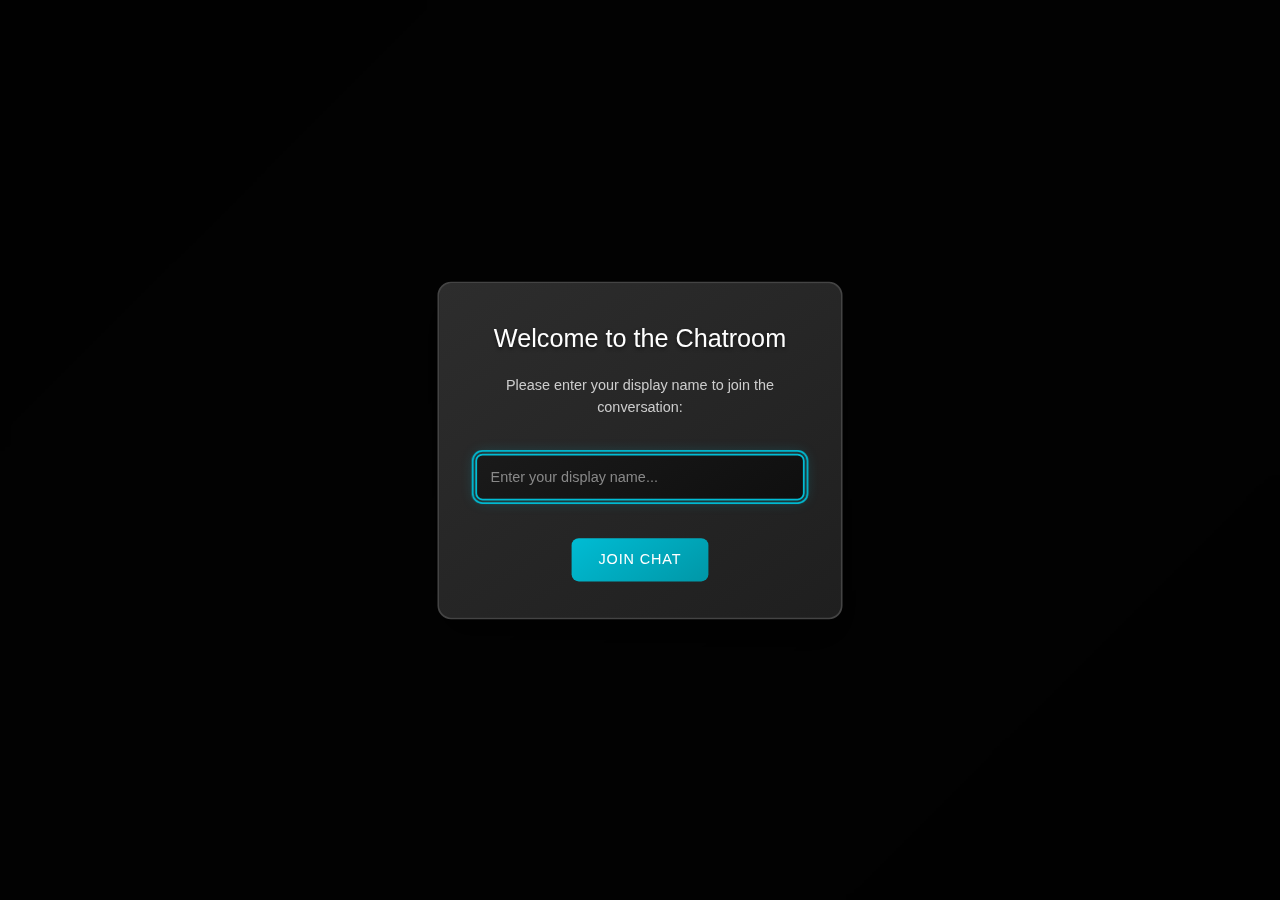
<file: static/index.html>
<!DOCTYPE html>
<html lang="en">
  <head>
    <meta charset="UTF-8" />
    <meta name="viewport" content="width=device-width, initial-scale=1.0" />
    <title>Realtime Chatroom</title>
    <link rel="stylesheet" href="styles.css" />
  </head>
  <body>
    <!-- Display Name Modal -->
    <div id="displayNameModal" class="modal">
      <div class="modal-content">
        <h2>Welcome to the Chatroom</h2>
        <p>Please enter your display name to join the conversation:</p>
        <form id="displayNameForm">
          <input
            type="text"
            id="displayNameInput"
            placeholder="Enter your display name..."
            maxlength="50"
            required
          />
          <div id="displayNameError" class="error-message"></div>
          <button type="submit" id="joinButton">Join Chat</button>
        </form>
      </div>
    </div>

    <!-- Main Chat Interface -->
    <div id="chatContainer" class="chat-container">
      <!-- Header -->
      <div class="header">
        <h1>Realtime Chatroom</h1>
        <div class="chat-header-info" id="chatHeaderInfo">
          <span id="activeConversationName">Public Chatroom</span>
        </div>
        <div class="connection-status">
          <div id="statusIndicator" class="status-indicator connecting"></div>
          <span id="statusText">Connecting...</span>
        </div>
      </div>

      <!-- Error Display Area -->
      <div id="errorDisplay" class="error-display"></div>

      <!-- Main Content -->
      <div class="main-content">
        <!-- Chat Section -->
        <div class="chat-section">
          <!-- Messages Container -->
          <div id="messagesContainer" class="messages-container">
            <!-- Messages will be dynamically added here -->
          </div>

          <!-- Message Input Section -->
          <div class="input-section">
            <form id="messageForm" class="input-form">
              <input
                type="text"
                id="messageInput"
                class="message-input"
                placeholder="Type your message..."
                maxlength="1000"
                disabled
              />
              <button
                type="submit"
                id="sendButton"
                class="send-button"
                disabled
              >
                Send
              </button>
            </form>
          </div>
        </div>

        <!-- Users Sidebar -->
        <div class="users-sidebar">
          <div class="users-header">
            <h3>Online Users</h3>
            <div id="usersCount" class="users-count">0 users online</div>
          </div>
          <div id="usersList" class="users-list">
            <!-- Public chatroom button -->
            <div class="user-item public-chat active" id="publicChatButton">
              <span class="user-name">📢 Public Chatroom</span>
            </div>
            <!-- Online users will be dynamically added here -->
          </div>
        </div>
      </div>
    </div>

    <script>
      // ConversationManager class for managing private and public conversations
      class ConversationManager {
        constructor() {
          // Map to store conversations: null key for public, username for private
          this.conversations = new Map();
          // Initialize public conversation with empty array
          this.conversations.set(null, []);
          // Track active conversation: null for public, string for private
          this.activeConversation = null;
          // Map to track unread message counts per user
          this.unreadCounts = new Map();
          // Map to store scroll positions per conversation
          this.scrollPositions = new Map();
          // Maximum messages per conversation to prevent memory issues
          this.maxMessagesPerConversation = 100;
        }

        // Switch to a conversation (null for public, username for private)
        switchConversation(username) {
          // Save scroll position of current conversation before switching
          if (this.activeConversation !== null || username !== this.activeConversation) {
            this.saveScrollPosition(this.activeConversation);
          }
          
          this.activeConversation = username;
          // Mark conversation as read when switching to it
          this.markAsRead(username);
        }

        // Add message to appropriate conversation
        addMessage(message) {
          // Determine which conversation this message belongs to
          let conversationKey = null;

          if (message.type === "private") {
            // For private messages, determine the other user
            // If we sent it, the conversation is with the recipient (To)
            // If we received it, the conversation is with the sender (From)
            const currentUser = displayName;
            conversationKey =
              message.from === currentUser ? message.to : message.from;
          } else {
            // Public messages go to null key
            conversationKey = null;
          }

          // Initialize conversation if it doesn't exist
          if (!this.conversations.has(conversationKey)) {
            this.conversations.set(conversationKey, []);
          }

          // Get conversation messages
          const messages = this.conversations.get(conversationKey);
          
          // Add message to conversation
          messages.push(message);

          // Limit conversation history to prevent memory issues
          if (messages.length > this.maxMessagesPerConversation) {
            // Remove oldest messages, keeping only the last maxMessagesPerConversation
            messages.splice(0, messages.length - this.maxMessagesPerConversation);
          }

          // Update unread count if message is not for active conversation
          if (conversationKey !== this.activeConversation) {
            this.incrementUnreadCount(conversationKey);
          }
        }

        // Get messages for a conversation
        getMessages(username) {
          return this.conversations.get(username) || [];
        }

        // Mark conversation as read
        markAsRead(username) {
          this.unreadCounts.set(username, 0);
        }

        // Get unread count for a user
        getUnreadCount(username) {
          return this.unreadCounts.get(username) || 0;
        }

        // Increment unread count for a conversation
        incrementUnreadCount(username) {
          const currentCount = this.getUnreadCount(username);
          this.unreadCounts.set(username, currentCount + 1);
        }

        // Save scroll position for a conversation
        saveScrollPosition(username) {
          if (messagesContainer) {
            this.scrollPositions.set(username, messagesContainer.scrollTop);
          }
        }

        // Get saved scroll position for a conversation
        getScrollPosition(username) {
          return this.scrollPositions.get(username) || null;
        }

        // Clear conversation when user disconnects
        clearConversation(username) {
          this.conversations.delete(username);
          this.unreadCounts.delete(username);
          this.scrollPositions.delete(username);
        }
      }

      // Global variables
      let ws = null;
      let displayName = "";
      let isConnected = false;
      let reconnectAttempts = 0;
      const maxReconnectAttempts = 10;
      let reconnectTimeout = null;
      let connectionAttempts = 0;
      let lastConnectionTime = null;
      let conversationManager = null; // Will be initialized after displayName is set

      // DOM elements
      const displayNameModal = document.getElementById("displayNameModal");
      const chatContainer = document.getElementById("chatContainer");
      const displayNameForm = document.getElementById("displayNameForm");
      const displayNameInput = document.getElementById("displayNameInput");
      const displayNameError = document.getElementById("displayNameError");
      const joinButton = document.getElementById("joinButton");
      const messagesContainer = document.getElementById("messagesContainer");
      const messageForm = document.getElementById("messageForm");
      const messageInput = document.getElementById("messageInput");
      const sendButton = document.getElementById("sendButton");
      const usersList = document.getElementById("usersList");
      const usersCount = document.getElementById("usersCount");
      const statusIndicator = document.getElementById("statusIndicator");
      const statusText = document.getElementById("statusText");
      const errorDisplay = document.getElementById("errorDisplay");
      const activeConversationName = document.getElementById("activeConversationName");

      // Initialize the application
      document.addEventListener("DOMContentLoaded", function () {
        setupEventListeners();
        startConnectionHealthCheck();
        displayNameInput.focus();
      });

      // Setup event listeners
      function setupEventListeners() {
        // Display name form submission
        displayNameForm.addEventListener("submit", handleDisplayNameSubmit);

        // Real-time display name validation
        displayNameInput.addEventListener("input", validateDisplayName);

        // Message form submission
        messageForm.addEventListener("submit", handleMessageSubmit);

        // Enter key support for message input
        messageInput.addEventListener("keypress", function (e) {
          if (e.key === "Enter" && !e.shiftKey) {
            e.preventDefault();
            handleMessageSubmit(e);
          }
        });

        // Real-time message validation
        messageInput.addEventListener("input", validateMessage);

        // Public chatroom button click handler
        const publicChatButton = document.getElementById("publicChatButton");
        if (publicChatButton) {
          publicChatButton.addEventListener("click", function () {
            handlePublicChatClick();
          });
        }
      }

      // Handle public chatroom button click
      function handlePublicChatClick() {
        if (!conversationManager) return;

        // Switch to public conversation
        conversationManager.switchConversation(null);

        // Update UI to show public conversation
        updateActiveConversation(null);

        // Update chat header to show public chatroom
        updateChatHeader(null);

        // Update message input placeholder
        updateMessagePlaceholder(null);

        // Clear unread badge for public chat (if any)
        updateUnreadBadge(null, 0);

        // Load public conversation history
        loadConversationHistory(null);
      }

      // Handle display name form submission
      function handleDisplayNameSubmit(e) {
        e.preventDefault();

        const name = displayNameInput.value.trim();
        if (!validateDisplayNameInput(name)) {
          return;
        }

        displayName = name;
        joinButton.disabled = true;
        joinButton.textContent = "Joining...";

        // Initialize ConversationManager
        conversationManager = new ConversationManager();

        // Hide modal and show chat interface
        displayNameModal.style.display = "none";
        chatContainer.style.display = "flex";

        // Connect to WebSocket
        connectWebSocket();
      }

      // Validate display name input with enhanced validation
      function validateDisplayNameInput(name) {
        displayNameError.textContent = "";

        if (!name) {
          displayNameError.textContent = "Display name cannot be empty";
          return false;
        }

        if (name.length > 50) {
          displayNameError.textContent =
            "Display name must be 50 characters or less";
          return false;
        }

        // Check for HTML tags
        if (/<[^>]*>/i.test(name)) {
          displayNameError.textContent =
            "Display name cannot contain HTML tags";
          return false;
        }

        // Check for control characters (except normal whitespace)
        for (let i = 0; i < name.length; i++) {
          const charCode = name.charCodeAt(i);
          if (
            charCode < 32 &&
            charCode !== 9 &&
            charCode !== 10 &&
            charCode !== 13
          ) {
            displayNameError.textContent =
              "Display name contains invalid characters";
            return false;
          }
        }

        // Check for script injection patterns
        if (/script|javascript|vbscript|onload|onerror|onclick/i.test(name)) {
          displayNameError.textContent =
            "Display name contains prohibited content";
          return false;
        }

        return true;
      }

      // Real-time display name validation with enhanced checks
      function validateDisplayName() {
        const name = displayNameInput.value.trim();
        const isValid = validateDisplayNameInput(name);

        joinButton.disabled = !name || !isValid;

        // Only show error if there's input to validate
        if (name && !isValid) {
          // Error message is already set by validateDisplayNameInput
        } else if (!name) {
          displayNameError.textContent = "";
        } else {
          displayNameError.textContent = "";
        }
      }

      // Handle message form submission with enhanced validation and error handling
      function handleMessageSubmit(e) {
        e.preventDefault();

        const content = messageInput.value.trim();

        // Enhanced message validation
        if (!validateMessageContent(content)) {
          return; // Error message already shown by validation function
        }

        if (!isConnected) {
          showError("Not connected to server - cannot send message");
          return;
        }

        if (!ws || ws.readyState !== WebSocket.OPEN) {
          showError("Connection not ready - please wait");
          return;
        }

        try {
          let message;
          
          // Check if we're in a private conversation
          if (conversationManager && conversationManager.activeConversation !== null) {
            // Send private message
            message = {
              type: "private",
              from: displayName,
              to: conversationManager.activeConversation,
              content: sanitizeInput(content),
              timestamp: new Date().toISOString(),
            };
          } else {
            // Send public message
            message = {
              type: "chat",
              from: displayName,
              content: sanitizeInput(content),
              timestamp: new Date().toISOString(),
            };
          }

          ws.send(JSON.stringify(message));
          messageInput.value = "";
          validateMessage();
          hideError(); // Clear any previous errors on successful send
        } catch (error) {
          console.error("Failed to send message:", error);
          showError(`Failed to send message: ${error.message}`);
        }
      }

      // Validate message content with enhanced checks
      function validateMessageContent(content) {
        if (!content) {
          showError("Cannot send empty message");
          return false;
        }

        if (content.length > 1000) {
          showError("Message too long (maximum 1000 characters)");
          return false;
        }

        // Check for script injection patterns
        if (
          /script|javascript|vbscript|onload|onerror|onclick/i.test(content)
        ) {
          showError("Message contains prohibited content");
          return false;
        }

        return true;
      }

      // Sanitize input to prevent XSS attacks
      function sanitizeInput(input) {
        // Create a temporary div element to escape HTML
        const div = document.createElement("div");
        div.textContent = input;
        return div.innerHTML;
      }

      // Real-time message validation with enhanced checks
      function validateMessage() {
        const content = messageInput.value.trim();
        const isValidLength = content.length <= 1000;
        const hasProhibitedContent =
          /script|javascript|vbscript|onload|onerror|onclick/i.test(content);

        sendButton.disabled =
          !content || !isConnected || !isValidLength || hasProhibitedContent;

        // Update UI to show validation status
        if (content && !isValidLength) {
          messageInput.style.borderColor = "#ff4444";
          messageInput.title = "Message too long (maximum 1000 characters)";
        } else if (content && hasProhibitedContent) {
          messageInput.style.borderColor = "#ff4444";
          messageInput.title = "Message contains prohibited content";
        } else {
          messageInput.style.borderColor = "";
          messageInput.title = "";
        }
      }

      // Connect to WebSocket with enhanced error handling
      function connectWebSocket() {
        // Clear any existing reconnect timeout
        if (reconnectTimeout) {
          clearTimeout(reconnectTimeout);
          reconnectTimeout = null;
        }

        connectionAttempts++;
        updateConnectionStatus(
          "connecting",
          `Connecting... (attempt ${connectionAttempts})`
        );

        const protocol = window.location.protocol === "https:" ? "wss:" : "ws:";
        const wsUrl = `${protocol}//${window.location.host}/ws`;

        try {
          // Close existing connection if any
          if (ws && ws.readyState !== WebSocket.CLOSED) {
            ws.close();
          }

          ws = new WebSocket(wsUrl);

          // Set connection timeout
          const connectionTimeout = setTimeout(() => {
            if (ws.readyState === WebSocket.CONNECTING) {
              ws.close();
              handleConnectionTimeout();
            }
          }, 10000); // 10 second timeout

          ws.onopen = function (event) {
            clearTimeout(connectionTimeout);
            handleWebSocketOpen(event);
          };

          ws.onmessage = handleWebSocketMessage;
          ws.onclose = handleWebSocketClose;
          ws.onerror = handleWebSocketError;
        } catch (error) {
          console.error("WebSocket connection error:", error);
          showError(`Failed to connect to chat server: ${error.message}`);
          updateConnectionStatus("disconnected", "Connection failed");
          scheduleReconnect();
        }
      }

      // Handle connection timeout
      function handleConnectionTimeout() {
        console.error("WebSocket connection timeout");
        showError("Connection timeout - server may be unavailable");
        updateConnectionStatus("disconnected", "Connection timeout");
        scheduleReconnect();
      }

      // Handle WebSocket connection open
      function handleWebSocketOpen(event) {
        console.log("WebSocket connected successfully");
        isConnected = true;
        reconnectAttempts = 0;
        connectionAttempts = 0;
        lastConnectionTime = new Date();
        updateConnectionStatus("connected", "Connected");
        hideError();

        // Enable message input
        messageInput.disabled = false;
        messageInput.focus();
        validateMessage();

        // Send join message with error handling
        try {
          const joinMessage = {
            type: "join",
            from: displayName,
            content: displayName,
            timestamp: new Date().toISOString(),
          };

          ws.send(JSON.stringify(joinMessage));
          console.log("Join message sent successfully");
        } catch (error) {
          console.error("Failed to send join message:", error);
          showError("Failed to join chat - please refresh the page");
        }
      }

      // Handle incoming WebSocket messages with enhanced error handling
      function handleWebSocketMessage(event) {
        try {
          // Validate that we received data
          if (!event.data) {
            console.warn("Received empty message from server");
            return;
          }

          const message = JSON.parse(event.data);

          // Validate message structure
          if (!message.type) {
            console.warn("Received message without type field:", message);
            showError("Received malformed message from server");
            return;
          }

          switch (message.type) {
            case "chat":
              if (message.from && message.content) {
                // Route through ConversationManager
                if (conversationManager) {
                  conversationManager.addMessage(message);
                  // Only display if in active conversation (public chat)
                  if (conversationManager.activeConversation === null) {
                    displayChatMessage(message);
                  }
                } else {
                  displayChatMessage(message);
                }
              } else {
                console.warn("Invalid chat message structure:", message);
              }
              break;
            case "private":
              if (message.from && message.content) {
                // Route private messages through ConversationManager
                if (conversationManager) {
                  conversationManager.addMessage(message);
                  // Determine the conversation key for this private message
                  const conversationKey =
                    message.from === displayName ? message.to : message.from;
                  // Only display if viewing this conversation
                  if (
                    conversationManager.activeConversation === conversationKey
                  ) {
                    displayChatMessage(message);
                  } else {
                    // Update unread badge if not viewing this conversation
                    const unreadCount =
                      conversationManager.getUnreadCount(conversationKey);
                    updateUnreadBadge(conversationKey, unreadCount);
                  }
                } else {
                  displayChatMessage(message);
                }
              } else {
                console.warn("Invalid private message structure:", message);
              }
              break;
            case "system":
              if (message.content) {
                displaySystemMessage(message);
              } else {
                console.warn("Invalid system message structure:", message);
              }
              break;
            case "user_list":
              if (Array.isArray(message.users)) {
                updateUsersList(message.users);
              } else {
                console.warn("Invalid user_list message structure:", message);
              }
              break;
            case "error":
              if (message.error) {
                // Handle specific private message errors with user-friendly messages
                handlePrivateMessageError(message.error);
              } else {
                showError("Unknown server error occurred");
              }
              break;
            default:
              console.warn("Unknown message type:", message.type);
              showError(`Received unknown message type: ${message.type}`);
          }
        } catch (error) {
          console.error(
            "Error parsing message:",
            error,
            "Raw data:",
            event.data
          );
          showError(`Failed to parse server message: ${error.message}`);
        }
      }

      // Handle WebSocket connection close with enhanced reconnection logic
      function handleWebSocketClose(event) {
        console.log("WebSocket disconnected:", event.code, event.reason);
        isConnected = false;

        // Disable message input
        messageInput.disabled = true;
        sendButton.disabled = true;

        // Determine if this was an expected close or error
        const wasCleanClose = event.code === 1000 || event.code === 1001;
        const closeReason = getCloseReason(event.code);

        if (wasCleanClose) {
          updateConnectionStatus(
            "disconnected",
            `Disconnected: ${closeReason}`
          );
          showError("Connection closed by server");
        } else {
          updateConnectionStatus(
            "disconnected",
            `Connection lost: ${closeReason}`
          );
          scheduleReconnect();
        }
      }

      // Get human-readable close reason
      function getCloseReason(code) {
        switch (code) {
          case 1000:
            return "Normal closure";
          case 1001:
            return "Going away";
          case 1002:
            return "Protocol error";
          case 1003:
            return "Unsupported data";
          case 1006:
            return "Abnormal closure";
          case 1007:
            return "Invalid data";
          case 1008:
            return "Policy violation";
          case 1009:
            return "Message too big";
          case 1011:
            return "Server error";
          default:
            return `Unknown (${code})`;
        }
      }

      // Schedule reconnection with exponential backoff
      function scheduleReconnect() {
        if (reconnectAttempts >= maxReconnectAttempts) {
          showError(
            "Maximum reconnection attempts reached. Please refresh the page."
          );
          updateConnectionStatus(
            "disconnected",
            "Connection failed permanently"
          );
          return;
        }

        // Calculate delay with exponential backoff (max 30 seconds)
        const baseDelay = 1000; // 1 second
        const delay = Math.min(
          baseDelay * Math.pow(2, reconnectAttempts),
          30000
        );
        reconnectAttempts++;

        updateConnectionStatus(
          "connecting",
          `Reconnecting in ${Math.ceil(
            delay / 1000
          )}s... (${reconnectAttempts}/${maxReconnectAttempts})`
        );

        reconnectTimeout = setTimeout(() => {
          if (!isConnected) {
            connectWebSocket();
          }
        }, delay);
      }

      // Handle WebSocket errors with detailed logging
      function handleWebSocketError(error) {
        console.error("WebSocket error occurred:", error);

        // Provide user-friendly error messages based on connection state
        if (ws) {
          switch (ws.readyState) {
            case WebSocket.CONNECTING:
              showError(
                "Failed to connect to chat server - please check your internet connection"
              );
              break;
            case WebSocket.OPEN:
              showError("Connection error occurred during communication");
              break;
            case WebSocket.CLOSING:
              showError("Connection is closing due to an error");
              break;
            case WebSocket.CLOSED:
              showError("Connection closed unexpectedly");
              break;
            default:
              showError("Unknown connection error occurred");
          }
        } else {
          showError("WebSocket connection failed to initialize");
        }

        updateConnectionStatus("disconnected", "Connection error");
      }

      // Update active conversation highlighting
      function updateActiveConversation(username) {
        // Remove active class from all user items
        const allUserItems = document.querySelectorAll(".user-item");
        allUserItems.forEach((item) => item.classList.remove("active"));

        // Add active class to the selected conversation
        if (username === null) {
          // Public chat
          const publicChatButton = document.getElementById("publicChatButton");
          if (publicChatButton) {
            publicChatButton.classList.add("active");
          }
        } else {
          // Private conversation - find the user item
          const userItems = document.querySelectorAll(
            ".user-item:not(.public-chat)"
          );
          userItems.forEach((item) => {
            if (item.dataset.username === username) {
              item.classList.add("active");
            }
          });
        }
      }

      // Load conversation history when switching conversations
      function loadConversationHistory(username) {
        if (!conversationManager) return;

        // Clear current messages
        messagesContainer.innerHTML = "";

        // Get messages for this conversation
        const messages = conversationManager.getMessages(username);

        // Display all messages
        messages.forEach((message) => {
          const messageType =
            message.type === "system" ? "system" : "chat";
          const messageElement = createMessageElement(message, messageType);
          messagesContainer.appendChild(messageElement);
        });

        // Restore scroll position or scroll to bottom
        const savedScrollPosition = conversationManager.getScrollPosition(username);
        if (savedScrollPosition !== null) {
          // Restore saved scroll position
          messagesContainer.scrollTop = savedScrollPosition;
        } else {
          // Scroll to bottom for new conversations
          scrollToBottom();
        }
      }

      // Display chat message
      function displayChatMessage(message) {
        const messageElement = createMessageElement(message, "chat");
        messagesContainer.appendChild(messageElement);
        scrollToBottom();
      }

      // Display system message
      function displaySystemMessage(message) {
        const messageElement = createMessageElement(message, "system");
        messagesContainer.appendChild(messageElement);
        scrollToBottom();
      }

      // Create message element
      function createMessageElement(message, type) {
        const messageDiv = document.createElement("div");
        
        // Add private class if this is a private message
        const isPrivate = message.type === "private";
        messageDiv.className = `message ${type}${isPrivate ? ' private' : ''}`;

        const timestamp = new Date(message.timestamp).toLocaleTimeString();

        if (type === "system") {
          messageDiv.innerHTML = `
                    <div class="message-header">
                        <span class="message-from">System</span>
                        <span class="message-timestamp">${timestamp}</span>
                    </div>
                    <div class="message-content">${escapeHtml(
                      message.content
                    )}</div>
                `;
        } else {
          // Add private message indicator if applicable
          const privateIndicator = isPrivate ? '<span class="private-indicator">🔒 Private</span>' : '';
          
          messageDiv.innerHTML = `
                    <div class="message-header">
                        <span class="message-from">${escapeHtml(
                          message.from
                        )}</span>${privateIndicator}
                        <span class="message-timestamp">${timestamp}</span>
                    </div>
                    <div class="message-content">${escapeHtml(
                      message.content
                    )}</div>
                `;
        }

        return messageDiv;
      }

      // Track previous user list to detect disconnections
      let previousUserList = [];

      // Update users list
      function updateUsersList(users) {
        // Detect disconnected users
        const disconnectedUsers = previousUserList.filter(
          (user) => !users.includes(user)
        );

        // Handle disconnections
        disconnectedUsers.forEach((user) => {
          handleUserDisconnect(user);
        });

        // Update previous user list
        previousUserList = [...users];

        // Store the public chat button HTML before clearing
        const publicChatButton = document.getElementById("publicChatButton");
        const publicChatHTML = publicChatButton
          ? publicChatButton.outerHTML
          : '<div class="user-item public-chat active" id="publicChatButton"><span class="user-name">📢 Public Chatroom</span></div>';

        usersList.innerHTML = publicChatHTML;
        usersCount.textContent = `${users.length} user${
          users.length !== 1 ? "s" : ""
        } online`;

        users.forEach((user) => {
          const userElement = document.createElement("div");
          userElement.className = "user-item";
          userElement.dataset.username = user;

          // Check if this is the current user
          const isCurrentUser = user === displayName;
          if (isCurrentUser) {
            userElement.classList.add("current-user");
          }

          // Create user name span
          const userNameSpan = document.createElement("span");
          userNameSpan.className = "user-name";
          userNameSpan.textContent = user;
          userElement.appendChild(userNameSpan);

          // Create unread badge
          const unreadBadge = document.createElement("span");
          unreadBadge.className = "unread-badge";
          unreadBadge.style.display = "none";
          unreadBadge.textContent = "0";
          userElement.appendChild(unreadBadge);

          // Create online indicator
          const onlineIndicator = document.createElement("span");
          onlineIndicator.className = "online-indicator";
          userElement.appendChild(onlineIndicator);

          // Add click event listener
          userElement.addEventListener("click", function () {
            handleUserClick(user);
          });

          usersList.appendChild(userElement);
        });

        // Re-attach public chat button click handler
        const newPublicChatButton = document.getElementById("publicChatButton");
        if (newPublicChatButton) {
          newPublicChatButton.addEventListener("click", function () {
            handlePublicChatClick();
          });
        }

        // Update UI if viewing conversation with reconnected user
        if (conversationManager && conversationManager.activeConversation !== null) {
          const activeUser = conversationManager.activeConversation;
          if (users.includes(activeUser)) {
            // User is online - ensure message input is enabled
            handleUserReconnect(activeUser);
          }
        }
      }

      // Handle user disconnect
      function handleUserDisconnect(username) {
        if (!conversationManager) return;

        // Check if we're viewing a conversation with the disconnected user
        if (conversationManager.activeConversation === username) {
          // Display system message about user going offline
          const systemMessage = {
            type: "system",
            content: `${username} has gone offline`,
            timestamp: new Date().toISOString(),
          };
          displaySystemMessage(systemMessage);

          // Disable message input
          messageInput.disabled = true;
          sendButton.disabled = true;
          messageInput.placeholder = `${username} is offline`;

          // Add visual indicator in chat header
          updateChatHeaderOffline(username);

          // Automatically switch to public chat
          setTimeout(() => {
            switchToPublicAfterDisconnect(username);
          }, 2000); // Wait 2 seconds before auto-switching
        }

        // Clear conversation history for disconnected user
        conversationManager.clearConversation(username);

        // Remove unread badges for disconnected user
        updateUnreadBadge(username, 0);
      }

      // Handle user reconnect
      function handleUserReconnect(username) {
        if (!conversationManager) return;

        // Check if we're viewing a conversation with the reconnected user
        if (conversationManager.activeConversation === username) {
          // Re-enable message input if connected
          if (isConnected) {
            messageInput.disabled = false;
            validateMessage();
            messageInput.placeholder = `Message ${username}...`;
          }

          // Update chat header to remove offline indicator
          updateChatHeader(username);

          // Display system message about user reconnecting
          const systemMessage = {
            type: "system",
            content: `${username} is back online`,
            timestamp: new Date().toISOString(),
          };
          displaySystemMessage(systemMessage);
        }
      }

      // Switch to public chat after user disconnect
      function switchToPublicAfterDisconnect(username) {
        if (!conversationManager) return;

        // Only switch if still viewing the disconnected user's conversation
        if (conversationManager.activeConversation === username) {
          // Show notification about automatic switch
          const systemMessage = {
            type: "system",
            content: `Switched to public chatroom because ${username} disconnected`,
            timestamp: new Date().toISOString(),
          };

          // Switch to public conversation
          conversationManager.switchConversation(null);

          // Update UI to show public conversation
          updateActiveConversation(null);

          // Update chat header to show public chatroom
          updateChatHeader(null);

          // Update message input placeholder
          updateMessagePlaceholder(null);

          // Load public conversation history
          loadConversationHistory(null);

          // Display the notification in public chat
          displaySystemMessage(systemMessage);

          // Re-enable message input if connected
          if (isConnected) {
            messageInput.disabled = false;
            validateMessage();
          }
        }
      }

      // Update chat header to show offline status
      function updateChatHeaderOffline(username) {
        if (activeConversationName) {
          activeConversationName.innerHTML = `Private chat with ${escapeHtml(username)} <span style="color: #ff4444; font-size: 14px;">● Offline</span>`;
        }
      }

      // Handle user click for private messaging
      function handleUserClick(username) {
        if (!conversationManager) return;

        // Prevent clicking on current user's own name
        if (username === displayName) {
          showError("You cannot send messages to yourself");
          return;
        }

        // Switch to private conversation
        conversationManager.switchConversation(username);

        // Update UI to show private conversation
        updateActiveConversation(username);

        // Update chat header to show private conversation
        updateChatHeader(username);

        // Update message input placeholder
        updateMessagePlaceholder(username);

        // Clear unread badge for this user
        updateUnreadBadge(username, 0);

        // Load private conversation history
        loadConversationHistory(username);
      }

      // Handle private message errors with user-friendly messages
      function handlePrivateMessageError(errorMessage) {
        // Normalize error message to lowercase for easier matching
        const errorLower = errorMessage.toLowerCase();

        // Handle "recipient not found" errors
        if (errorLower.includes("recipient not found") || 
            errorLower.includes("recipient") && errorLower.includes("offline")) {
          // Extract recipient name if possible
          const recipientMatch = errorMessage.match(/to\s+(\w+)/i);
          const recipient = recipientMatch ? recipientMatch[1] : "recipient";
          
          showError(`Unable to send message: ${recipient} is not online or has disconnected`);
          
          // If viewing conversation with offline user, show additional context
          if (conversationManager && conversationManager.activeConversation) {
            const activeUser = conversationManager.activeConversation;
            if (errorLower.includes(activeUser.toLowerCase())) {
              // Display system message in chat
              const systemMessage = {
                type: "system",
                content: `${activeUser} is offline and cannot receive messages`,
                timestamp: new Date().toISOString(),
              };
              displaySystemMessage(systemMessage);
            }
          }
          return;
        }

        // Handle "user offline" errors
        if (errorLower.includes("user") && errorLower.includes("offline")) {
          showError("Cannot send message: User is offline");
          return;
        }

        // Handle "cannot message yourself" errors
        if (errorLower.includes("yourself") || 
            errorLower.includes("cannot send") && errorLower.includes("to yourself")) {
          showError("You cannot send private messages to yourself");
          return;
        }

        // Handle rate limit errors
        if (errorLower.includes("rate limit")) {
          showError("You're sending messages too quickly. Please slow down.");
          return;
        }

        // Handle validation errors
        if (errorLower.includes("validation")) {
          showError("Message validation failed. Please check your message and try again.");
          return;
        }

        // Handle server busy errors
        if (errorLower.includes("server busy") || errorLower.includes("channel full")) {
          showError("Server is busy. Please try again in a moment.");
          return;
        }

        // Handle authentication errors
        if (errorLower.includes("must join") || errorLower.includes("authentication")) {
          showError("You must join the chat before sending messages");
          return;
        }

        // Default error handling for unrecognized errors
        showError(`Server error: ${errorMessage}`);
      }

      // Update unread badge for a user
      function updateUnreadBadge(username, count) {
        if (!username) return; // No badge for public chat

        const userItems = document.querySelectorAll(
          ".user-item:not(.public-chat)"
        );
        userItems.forEach((item) => {
          if (item.dataset.username === username) {
            const badge = item.querySelector(".unread-badge");
            if (badge) {
              if (count > 0) {
                badge.textContent = count;
                badge.style.display = "inline-block";
              } else {
                badge.style.display = "none";
              }
            }
          }
        });
      }

      // Update chat header to show active conversation name
      function updateChatHeader(username) {
        if (activeConversationName) {
          if (username === null) {
            activeConversationName.textContent = "Public Chatroom";
          } else {
            activeConversationName.textContent = `Private chat with ${username}`;
          }
        }
      }

      // Update message input placeholder text
      function updateMessagePlaceholder(username) {
        if (messageInput) {
          if (username === null) {
            messageInput.placeholder = "Type your message...";
          } else {
            messageInput.placeholder = `Message ${username}...`;
          }
        }
      }

      // Update all unread badges from ConversationManager
      function updateAllUnreadBadges() {
        if (!conversationManager) return;

        const userItems = document.querySelectorAll(
          ".user-item:not(.public-chat)"
        );
        userItems.forEach((item) => {
          const username = item.dataset.username;
          if (username) {
            const count = conversationManager.getUnreadCount(username);
            const badge = item.querySelector(".unread-badge");
            if (badge) {
              if (count > 0) {
                badge.textContent = count;
                badge.style.display = "inline-block";
              } else {
                badge.style.display = "none";
              }
            }
          }
        });
      }

      // Update connection status with enhanced information
      function updateConnectionStatus(status, text) {
        statusIndicator.className = `status-indicator ${status}`;

        // Add additional connection info for debugging
        let statusInfo = text;
        if (status === "connected" && lastConnectionTime) {
          const uptime = Math.floor((new Date() - lastConnectionTime) / 1000);
          statusInfo += ` (${uptime}s)`;
        }

        statusText.textContent = statusInfo;

        // Update page title to reflect connection status
        const baseTitle = "Realtime Chatroom";
        switch (status) {
          case "connected":
            document.title = baseTitle;
            break;
          case "connecting":
            document.title = `${baseTitle} - Connecting...`;
            break;
          case "disconnected":
            document.title = `${baseTitle} - Disconnected`;
            break;
        }
      }

      // Periodic connection health check
      function startConnectionHealthCheck() {
        setInterval(() => {
          if (isConnected && ws && ws.readyState === WebSocket.OPEN) {
            // Update uptime display
            if (lastConnectionTime) {
              const uptime = Math.floor(
                (new Date() - lastConnectionTime) / 1000
              );
              updateConnectionStatus("connected", `Connected (${uptime}s)`);
            }
          }
        }, 5000); // Update every 5 seconds
      }

      // Show error message with timestamp and auto-hide
      function showError(message) {
        const timestamp = new Date().toLocaleTimeString();
        errorDisplay.innerHTML = `<strong>Error (${timestamp}):</strong> ${escapeHtml(
          message
        )}`;
        errorDisplay.style.display = "block";

        // Auto-hide error after 10 seconds for non-critical errors
        if (!message.includes("refresh") && !message.includes("permanently")) {
          setTimeout(() => {
            if (errorDisplay.textContent.includes(message)) {
              hideError();
            }
          }, 10000);
        }
      }

      // Hide error message
      function hideError() {
        errorDisplay.style.display = "none";
        errorDisplay.innerHTML = "";
      }

      // Auto-scroll to bottom of messages
      function scrollToBottom() {
        messagesContainer.scrollTop = messagesContainer.scrollHeight;
      }

      // Escape HTML to prevent XSS
      function escapeHtml(text) {
        const div = document.createElement("div");
        div.textContent = text;
        return div.innerHTML;
      }
    </script>
  </body>
</html>
</file>
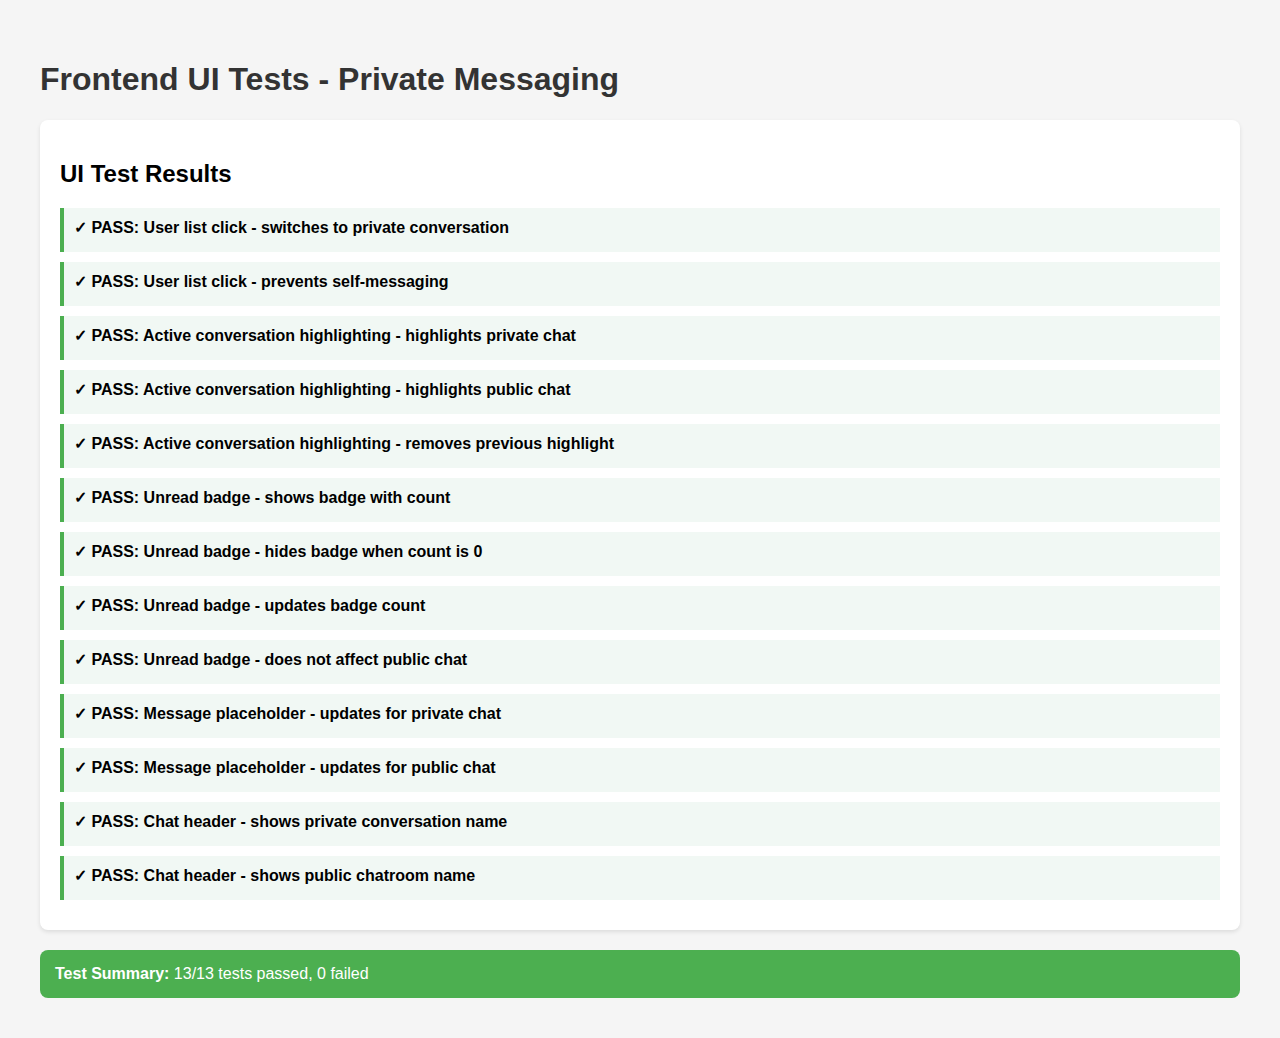
<file: static/test-ui.html>
<!DOCTYPE html>
<html lang="en">
<head>
    <meta charset="UTF-8">
    <meta name="viewport" content="width=device-width, initial-scale=1.0">
    <title>Frontend UI Tests - Private Messaging</title>
    <style>
        body {
            font-family: Arial, sans-serif;
            max-width: 1200px;
            margin: 20px auto;
            padding: 20px;
            background-color: #f5f5f5;
        }
        h1 {
            color: #333;
        }
        .test-suite {
            background: white;
            padding: 20px;
            margin: 20px 0;
            border-radius: 8px;
            box-shadow: 0 2px 4px rgba(0,0,0,0.1);
        }
        .test-case {
            padding: 10px;
            margin: 10px 0;
            border-left: 4px solid #ddd;
        }
        .test-case.pass {
            border-left-color: #4caf50;
            background-color: #f1f8f4;
        }
        .test-case.fail {
            border-left-color: #f44336;
            background-color: #fef1f0;
        }
        .test-name {
            font-weight: bold;
            margin-bottom: 5px;
        }
        .test-error {
            color: #f44336;
            font-family: monospace;
            font-size: 12px;
            margin-top: 5px;
        }
        .summary {
            background: #333;
            color: white;
            padding: 15px;
            border-radius: 8px;
            margin-top: 20px;
        }
        .summary.all-pass {
            background: #4caf50;
        }
        .summary.has-fail {
            background: #f44336;
        }
        .user-item {
            padding: 10px;
            margin: 5px 0;
        }
        .user-item.active {
            background-color: #e3f2fd;
        }
        .unread-badge {
            display: none;
            background: red;
            color: white;
            padding: 2px 6px;
            border-radius: 10px;
            font-size: 12px;
        }
    </style>
</head>
<body>
    <h1>Frontend UI Tests - Private Messaging</h1>
    <div id="testResults"></div>
    <div id="testSummary" class="summary"></div>

    <!-- Mock DOM elements for testing -->
    <div id="mockDOM" style="display: none;">
        <div id="activeConversationName"></div>
        <input id="messageInput" placeholder="Type your message..." />
        <div id="usersList">
            <div class="user-item public-chat" id="publicChatButton">
                <span class="user-name">📢 Public Chatroom</span>
            </div>
            <div class="user-item" data-username="Alice">
                <span class="user-name">Alice</span>
                <span class="unread-badge">0</span>
            </div>
            <div class="user-item" data-username="Bob">
                <span class="user-name">Bob</span>
                <span class="unread-badge">0</span>
            </div>
        </div>
    </div>

    <script>
        // Mock global variables
        let displayName = "TestUser";
        let conversationManager = null;
        let messagesContainer = { scrollTop: 0 };
        let activeConversationName = document.getElementById('activeConversationName');
        let messageInput = document.getElementById('messageInput');

        // ConversationManager class
        class ConversationManager {
            constructor() {
                this.conversations = new Map();
                this.conversations.set(null, []);
                this.activeConversation = null;
                this.unreadCounts = new Map();
                this.scrollPositions = new Map();
                this.maxMessagesPerConversation = 100;
            }

            switchConversation(username) {
                if (this.activeConversation !== null || username !== this.activeConversation) {
                    this.saveScrollPosition(this.activeConversation);
                }
                this.activeConversation = username;
                this.markAsRead(username);
            }

            addMessage(message) {
                let conversationKey = null;

                if (message.type === "private") {
                    const currentUser = displayName;
                    conversationKey = message.from === currentUser ? message.to : message.from;
                } else {
                    conversationKey = null;
                }

                if (!this.conversations.has(conversationKey)) {
                    this.conversations.set(conversationKey, []);
                }

                const messages = this.conversations.get(conversationKey);
                messages.push(message);

                if (messages.length > this.maxMessagesPerConversation) {
                    messages.splice(0, messages.length - this.maxMessagesPerConversation);
                }

                if (conversationKey !== this.activeConversation) {
                    this.incrementUnreadCount(conversationKey);
                }
            }

            getMessages(username) {
                return this.conversations.get(username) || [];
            }

            markAsRead(username) {
                this.unreadCounts.set(username, 0);
            }

            getUnreadCount(username) {
                return this.unreadCounts.get(username) || 0;
            }

            incrementUnreadCount(username) {
                const currentCount = this.getUnreadCount(username);
                this.unreadCounts.set(username, currentCount + 1);
            }

            saveScrollPosition(username) {
                if (messagesContainer) {
                    this.scrollPositions.set(username, messagesContainer.scrollTop);
                }
            }

            getScrollPosition(username) {
                return this.scrollPositions.get(username) || null;
            }

            clearConversation(username) {
                this.conversations.delete(username);
                this.unreadCounts.delete(username);
                this.scrollPositions.delete(username);
            }
        }

        // UI Helper Functions
        function updateUnreadBadge(username, count) {
            if (!username) return;

            const userItems = document.querySelectorAll(".user-item:not(.public-chat)");
            userItems.forEach((item) => {
                if (item.dataset.username === username) {
                    const badge = item.querySelector(".unread-badge");
                    if (badge) {
                        if (count > 0) {
                            badge.textContent = count;
                            badge.style.display = "inline-block";
                        } else {
                            badge.style.display = "none";
                        }
                    }
                }
            });
        }

        function updateActiveConversation(username) {
            const allUserItems = document.querySelectorAll(".user-item");
            allUserItems.forEach((item) => {
                item.classList.remove("active");
            });

            if (username === null) {
                const publicChat = document.getElementById("publicChatButton");
                if (publicChat) {
                    publicChat.classList.add("active");
                }
            } else {
                const userItems = document.querySelectorAll(".user-item:not(.public-chat)");
                userItems.forEach((item) => {
                    if (item.dataset.username === username) {
                        item.classList.add("active");
                    }
                });
            }
        }

        // Test framework
        class TestRunner {
            constructor() {
                this.tests = [];
                this.results = [];
            }

            test(name, fn) {
                this.tests.push({ name, fn });
            }

            async run() {
                for (const test of this.tests) {
                    try {
                        await test.fn();
                        this.results.push({ name: test.name, pass: true });
                    } catch (error) {
                        this.results.push({ name: test.name, pass: false, error: error.message });
                    }
                }
                this.displayResults();
            }

            displayResults() {
                const resultsDiv = document.getElementById('testResults');
                const summaryDiv = document.getElementById('testSummary');
                
                let html = '<div class="test-suite"><h2>UI Test Results</h2>';
                
                this.results.forEach(result => {
                    const className = result.pass ? 'pass' : 'fail';
                    const status = result.pass ? '✓ PASS' : '✗ FAIL';
                    html += `
                        <div class="test-case ${className}">
                            <div class="test-name">${status}: ${result.name}</div>
                            ${result.error ? `<div class="test-error">Error: ${result.error}</div>` : ''}
                        </div>
                    `;
                });
                
                html += '</div>';
                resultsDiv.innerHTML = html;

                const passed = this.results.filter(r => r.pass).length;
                const failed = this.results.filter(r => !r.pass).length;
                const total = this.results.length;
                
                const summaryClass = failed === 0 ? 'summary all-pass' : 'summary has-fail';
                summaryDiv.className = summaryClass;
                summaryDiv.innerHTML = `
                    <strong>Test Summary:</strong> ${passed}/${total} tests passed, ${failed} failed
                `;
            }
        }

        // Assertion helpers
        function assertEqual(actual, expected, message) {
            if (actual !== expected) {
                throw new Error(message || `Expected ${expected}, got ${actual}`);
            }
        }

        function assertTrue(value, message) {
            if (!value) {
                throw new Error(message || `Expected true, got ${value}`);
            }
        }

        function assertFalse(value, message) {
            if (value) {
                throw new Error(message || `Expected false, got ${value}`);
            }
        }

        // Test Suite
        const runner = new TestRunner();

        // Test user list click handling
        runner.test('User list click - switches to private conversation', () => {
            conversationManager = new ConversationManager();
            conversationManager.switchConversation('Alice');
            assertEqual(conversationManager.activeConversation, 'Alice', 'Should switch to Alice');
        });

        runner.test('User list click - prevents self-messaging', () => {
            displayName = 'TestUser';
            // In real app, handleUserClick would check this and show error
            // We test the logic here
            const username = 'TestUser';
            const shouldPrevent = (username === displayName);
            assertTrue(shouldPrevent, 'Should prevent clicking own name');
        });

        // Test active conversation highlighting
        runner.test('Active conversation highlighting - highlights private chat', () => {
            updateActiveConversation('Alice');
            const aliceItem = document.querySelector('[data-username="Alice"]');
            assertTrue(aliceItem.classList.contains('active'), 'Alice should be highlighted');
        });

        runner.test('Active conversation highlighting - highlights public chat', () => {
            updateActiveConversation(null);
            const publicChat = document.getElementById('publicChatButton');
            assertTrue(publicChat.classList.contains('active'), 'Public chat should be highlighted');
        });

        runner.test('Active conversation highlighting - removes previous highlight', () => {
            updateActiveConversation('Alice');
            updateActiveConversation('Bob');
            
            const aliceItem = document.querySelector('[data-username="Alice"]');
            const bobItem = document.querySelector('[data-username="Bob"]');
            
            assertFalse(aliceItem.classList.contains('active'), 'Alice should not be highlighted');
            assertTrue(bobItem.classList.contains('active'), 'Bob should be highlighted');
        });

        // Test unread badge display/hide logic
        runner.test('Unread badge - shows badge with count', () => {
            updateUnreadBadge('Alice', 5);
            const aliceItem = document.querySelector('[data-username="Alice"]');
            const badge = aliceItem.querySelector('.unread-badge');
            
            assertEqual(badge.textContent, '5', 'Badge should show count 5');
            assertEqual(badge.style.display, 'inline-block', 'Badge should be visible');
        });

        runner.test('Unread badge - hides badge when count is 0', () => {
            updateUnreadBadge('Alice', 5);
            updateUnreadBadge('Alice', 0);
            
            const aliceItem = document.querySelector('[data-username="Alice"]');
            const badge = aliceItem.querySelector('.unread-badge');
            
            assertEqual(badge.style.display, 'none', 'Badge should be hidden');
        });

        runner.test('Unread badge - updates badge count', () => {
            updateUnreadBadge('Bob', 3);
            const bobItem = document.querySelector('[data-username="Bob"]');
            const badge = bobItem.querySelector('.unread-badge');
            
            assertEqual(badge.textContent, '3', 'Badge should show count 3');
            
            updateUnreadBadge('Bob', 7);
            assertEqual(badge.textContent, '7', 'Badge should update to count 7');
        });

        runner.test('Unread badge - does not affect public chat', () => {
            // Public chat should not have unread badge
            updateUnreadBadge(null, 5);
            const publicChat = document.getElementById('publicChatButton');
            const badge = publicChat.querySelector('.unread-badge');
            
            assertEqual(badge, null, 'Public chat should not have badge');
        });

        // Test message placeholder updates
        runner.test('Message placeholder - updates for private chat', () => {
            messageInput.placeholder = `Message Alice...`;
            assertTrue(messageInput.placeholder.includes('Alice'), 'Placeholder should mention Alice');
        });

        runner.test('Message placeholder - updates for public chat', () => {
            messageInput.placeholder = 'Type your message...';
            assertEqual(messageInput.placeholder, 'Type your message...', 'Placeholder should be generic');
        });

        // Test conversation header updates
        runner.test('Chat header - shows private conversation name', () => {
            activeConversationName.textContent = 'Private chat with Alice';
            assertTrue(activeConversationName.textContent.includes('Alice'), 'Header should show Alice');
        });

        runner.test('Chat header - shows public chatroom name', () => {
            activeConversationName.textContent = 'Public Chatroom';
            assertEqual(activeConversationName.textContent, 'Public Chatroom', 'Header should show Public Chatroom');
        });

        // Run all tests
        document.addEventListener('DOMContentLoaded', () => {
            runner.run();
        });
    </script>
</body>
</html>
</file>
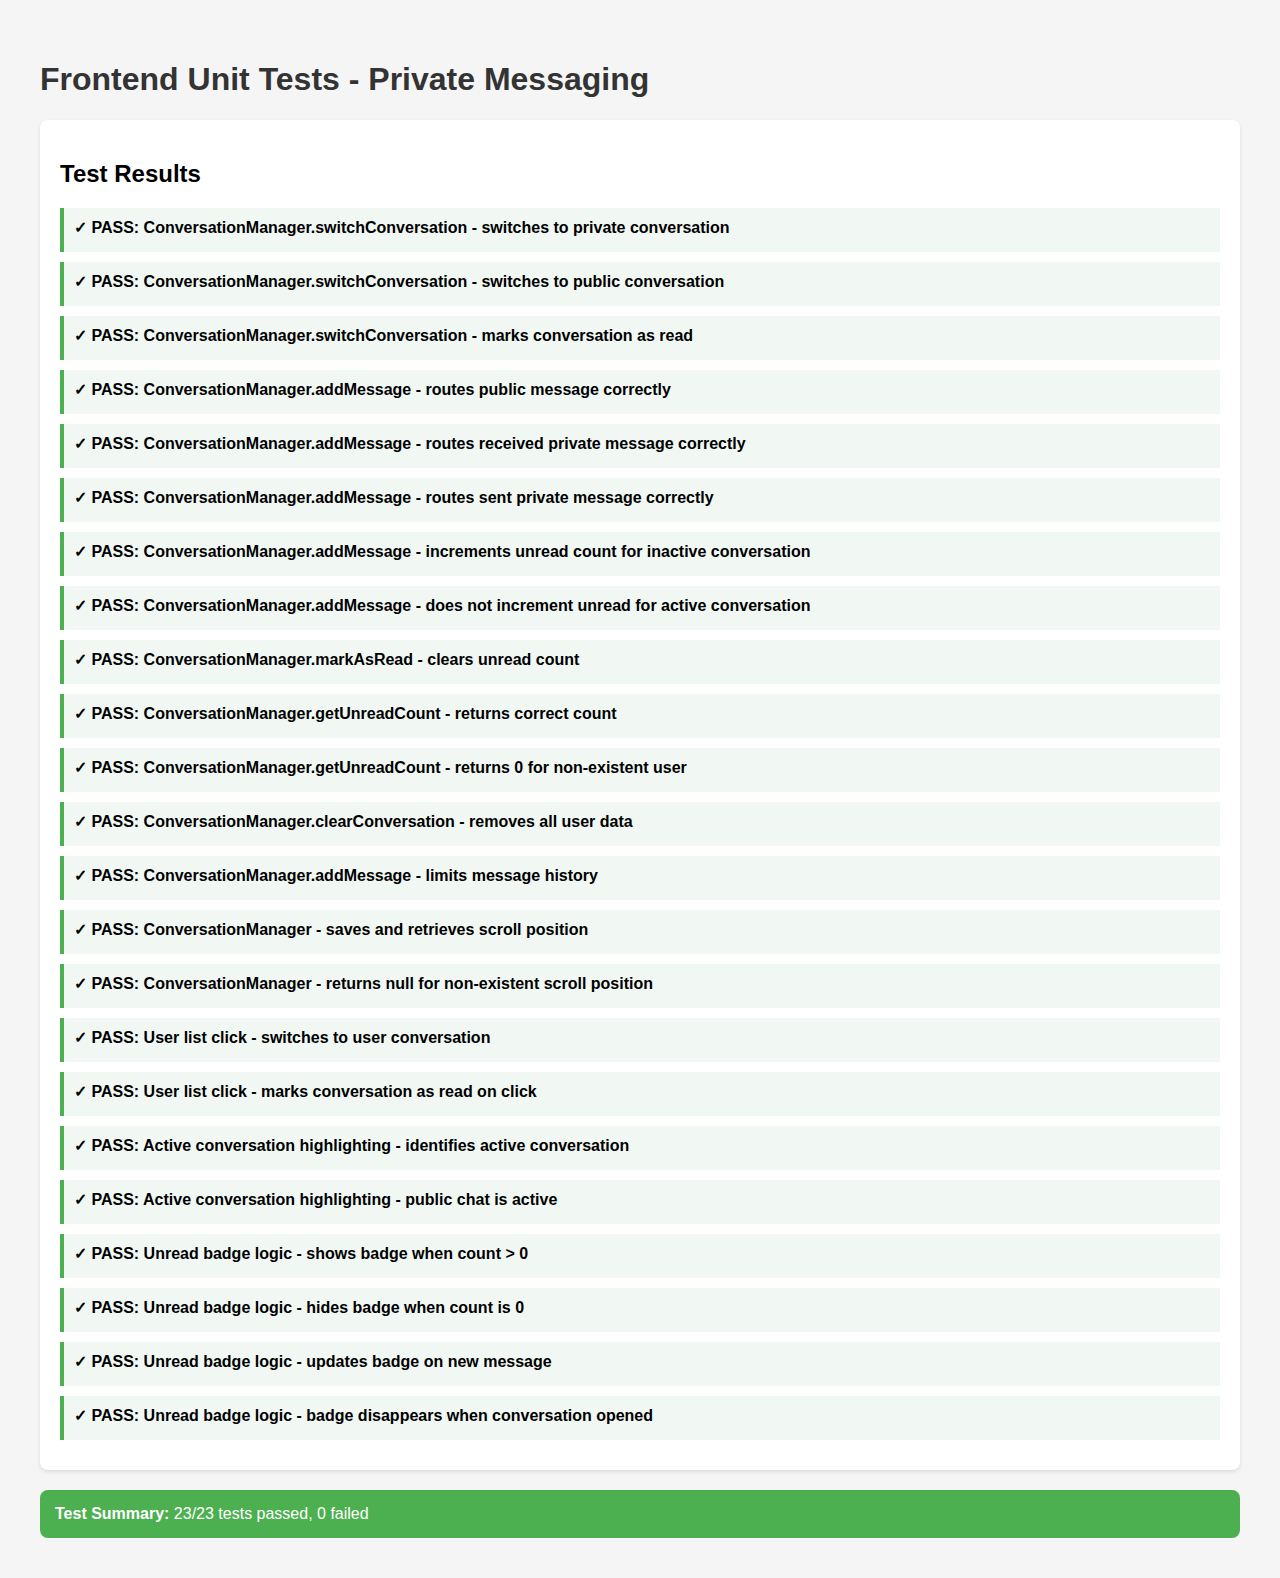
<file: static/test.html>
<!DOCTYPE html>
<html lang="en">
<head>
    <meta charset="UTF-8">
    <meta name="viewport" content="width=device-width, initial-scale=1.0">
    <title>Frontend Unit Tests - Private Messaging</title>
    <style>
        body {
            font-family: Arial, sans-serif;
            max-width: 1200px;
            margin: 20px auto;
            padding: 20px;
            background-color: #f5f5f5;
        }
        h1 {
            color: #333;
        }
        .test-suite {
            background: white;
            padding: 20px;
            margin: 20px 0;
            border-radius: 8px;
            box-shadow: 0 2px 4px rgba(0,0,0,0.1);
        }
        .test-case {
            padding: 10px;
            margin: 10px 0;
            border-left: 4px solid #ddd;
        }
        .test-case.pass {
            border-left-color: #4caf50;
            background-color: #f1f8f4;
        }
        .test-case.fail {
            border-left-color: #f44336;
            background-color: #fef1f0;
        }
        .test-name {
            font-weight: bold;
            margin-bottom: 5px;
        }
        .test-error {
            color: #f44336;
            font-family: monospace;
            font-size: 12px;
            margin-top: 5px;
        }
        .summary {
            background: #333;
            color: white;
            padding: 15px;
            border-radius: 8px;
            margin-top: 20px;
        }
        .summary.all-pass {
            background: #4caf50;
        }
        .summary.has-fail {
            background: #f44336;
        }
    </style>
</head>
<body>
    <h1>Frontend Unit Tests - Private Messaging</h1>
    <div id="testResults"></div>
    <div id="testSummary" class="summary"></div>

    <script>
        // Mock DOM elements for testing
        let messagesContainer = { scrollTop: 0 };
        let displayName = "TestUser";

        // ConversationManager class (copied from main app)
        class ConversationManager {
            constructor() {
                this.conversations = new Map();
                this.conversations.set(null, []);
                this.activeConversation = null;
                this.unreadCounts = new Map();
                this.scrollPositions = new Map();
                this.maxMessagesPerConversation = 100;
            }

            switchConversation(username) {
                if (this.activeConversation !== null || username !== this.activeConversation) {
                    this.saveScrollPosition(this.activeConversation);
                }
                this.activeConversation = username;
                this.markAsRead(username);
            }

            addMessage(message) {
                let conversationKey = null;

                if (message.type === "private") {
                    const currentUser = displayName;
                    conversationKey = message.from === currentUser ? message.to : message.from;
                } else {
                    conversationKey = null;
                }

                if (!this.conversations.has(conversationKey)) {
                    this.conversations.set(conversationKey, []);
                }

                const messages = this.conversations.get(conversationKey);
                messages.push(message);

                if (messages.length > this.maxMessagesPerConversation) {
                    messages.splice(0, messages.length - this.maxMessagesPerConversation);
                }

                if (conversationKey !== this.activeConversation) {
                    this.incrementUnreadCount(conversationKey);
                }
            }

            getMessages(username) {
                return this.conversations.get(username) || [];
            }

            markAsRead(username) {
                this.unreadCounts.set(username, 0);
            }

            getUnreadCount(username) {
                return this.unreadCounts.get(username) || 0;
            }

            incrementUnreadCount(username) {
                const currentCount = this.getUnreadCount(username);
                this.unreadCounts.set(username, currentCount + 1);
            }

            saveScrollPosition(username) {
                if (messagesContainer) {
                    this.scrollPositions.set(username, messagesContainer.scrollTop);
                }
            }

            getScrollPosition(username) {
                return this.scrollPositions.get(username) || null;
            }

            clearConversation(username) {
                this.conversations.delete(username);
                this.unreadCounts.delete(username);
                this.scrollPositions.delete(username);
            }
        }

        // Test framework
        class TestRunner {
            constructor() {
                this.tests = [];
                this.results = [];
            }

            test(name, fn) {
                this.tests.push({ name, fn });
            }

            async run() {
                for (const test of this.tests) {
                    try {
                        await test.fn();
                        this.results.push({ name: test.name, pass: true });
                    } catch (error) {
                        this.results.push({ name: test.name, pass: false, error: error.message });
                    }
                }
                this.displayResults();
            }

            displayResults() {
                const resultsDiv = document.getElementById('testResults');
                const summaryDiv = document.getElementById('testSummary');
                
                let html = '<div class="test-suite"><h2>Test Results</h2>';
                
                this.results.forEach(result => {
                    const className = result.pass ? 'pass' : 'fail';
                    const status = result.pass ? '✓ PASS' : '✗ FAIL';
                    html += `
                        <div class="test-case ${className}">
                            <div class="test-name">${status}: ${result.name}</div>
                            ${result.error ? `<div class="test-error">Error: ${result.error}</div>` : ''}
                        </div>
                    `;
                });
                
                html += '</div>';
                resultsDiv.innerHTML = html;

                const passed = this.results.filter(r => r.pass).length;
                const failed = this.results.filter(r => !r.pass).length;
                const total = this.results.length;
                
                const summaryClass = failed === 0 ? 'summary all-pass' : 'summary has-fail';
                summaryDiv.className = summaryClass;
                summaryDiv.innerHTML = `
                    <strong>Test Summary:</strong> ${passed}/${total} tests passed, ${failed} failed
                `;
            }
        }

        // Assertion helpers
        function assertEqual(actual, expected, message) {
            if (actual !== expected) {
                throw new Error(message || `Expected ${expected}, got ${actual}`);
            }
        }

        function assertTrue(value, message) {
            if (!value) {
                throw new Error(message || `Expected true, got ${value}`);
            }
        }

        function assertFalse(value, message) {
            if (value) {
                throw new Error(message || `Expected false, got ${value}`);
            }
        }

        function assertArrayEqual(actual, expected, message) {
            if (JSON.stringify(actual) !== JSON.stringify(expected)) {
                throw new Error(message || `Arrays not equal: ${JSON.stringify(actual)} !== ${JSON.stringify(expected)}`);
            }
        }

        // Test Suite
        const runner = new TestRunner();

        // Test ConversationManager.switchConversation
        runner.test('ConversationManager.switchConversation - switches to private conversation', () => {
            const manager = new ConversationManager();
            manager.switchConversation('Alice');
            assertEqual(manager.activeConversation, 'Alice', 'Active conversation should be Alice');
        });

        runner.test('ConversationManager.switchConversation - switches to public conversation', () => {
            const manager = new ConversationManager();
            manager.switchConversation('Alice');
            manager.switchConversation(null);
            assertEqual(manager.activeConversation, null, 'Active conversation should be null (public)');
        });

        runner.test('ConversationManager.switchConversation - marks conversation as read', () => {
            const manager = new ConversationManager();
            manager.unreadCounts.set('Bob', 5);
            manager.switchConversation('Bob');
            assertEqual(manager.getUnreadCount('Bob'), 0, 'Unread count should be 0 after switching');
        });

        // Test ConversationManager.addMessage routing
        runner.test('ConversationManager.addMessage - routes public message correctly', () => {
            displayName = 'TestUser';
            const manager = new ConversationManager();
            const message = { type: 'chat', from: 'Alice', content: 'Hello everyone!' };
            manager.addMessage(message);
            
            const publicMessages = manager.getMessages(null);
            assertEqual(publicMessages.length, 1, 'Public conversation should have 1 message');
            assertEqual(publicMessages[0].content, 'Hello everyone!', 'Message content should match');
        });

        runner.test('ConversationManager.addMessage - routes received private message correctly', () => {
            displayName = 'TestUser';
            const manager = new ConversationManager();
            const message = { type: 'private', from: 'Alice', to: 'TestUser', content: 'Hi TestUser!' };
            manager.addMessage(message);
            
            const aliceMessages = manager.getMessages('Alice');
            assertEqual(aliceMessages.length, 1, 'Alice conversation should have 1 message');
            assertEqual(aliceMessages[0].from, 'Alice', 'Message should be from Alice');
        });

        runner.test('ConversationManager.addMessage - routes sent private message correctly', () => {
            displayName = 'TestUser';
            const manager = new ConversationManager();
            const message = { type: 'private', from: 'TestUser', to: 'Bob', content: 'Hi Bob!' };
            manager.addMessage(message);
            
            const bobMessages = manager.getMessages('Bob');
            assertEqual(bobMessages.length, 1, 'Bob conversation should have 1 message');
            assertEqual(bobMessages[0].to, 'Bob', 'Message should be to Bob');
        });

        runner.test('ConversationManager.addMessage - increments unread count for inactive conversation', () => {
            displayName = 'TestUser';
            const manager = new ConversationManager();
            manager.switchConversation(null); // Active on public
            
            const message = { type: 'private', from: 'Alice', to: 'TestUser', content: 'Hi!' };
            manager.addMessage(message);
            
            assertEqual(manager.getUnreadCount('Alice'), 1, 'Alice should have 1 unread message');
        });

        runner.test('ConversationManager.addMessage - does not increment unread for active conversation', () => {
            displayName = 'TestUser';
            const manager = new ConversationManager();
            manager.switchConversation('Alice'); // Active on Alice
            
            const message = { type: 'private', from: 'Alice', to: 'TestUser', content: 'Hi!' };
            manager.addMessage(message);
            
            assertEqual(manager.getUnreadCount('Alice'), 0, 'Alice should have 0 unread messages');
        });

        // Test ConversationManager.markAsRead
        runner.test('ConversationManager.markAsRead - clears unread count', () => {
            const manager = new ConversationManager();
            manager.unreadCounts.set('Charlie', 10);
            manager.markAsRead('Charlie');
            assertEqual(manager.getUnreadCount('Charlie'), 0, 'Unread count should be 0');
        });

        // Test ConversationManager.getUnreadCount
        runner.test('ConversationManager.getUnreadCount - returns correct count', () => {
            const manager = new ConversationManager();
            manager.unreadCounts.set('Dave', 7);
            assertEqual(manager.getUnreadCount('Dave'), 7, 'Should return 7 unread messages');
        });

        runner.test('ConversationManager.getUnreadCount - returns 0 for non-existent user', () => {
            const manager = new ConversationManager();
            assertEqual(manager.getUnreadCount('NonExistent'), 0, 'Should return 0 for non-existent user');
        });

        // Test ConversationManager.clearConversation
        runner.test('ConversationManager.clearConversation - removes all user data', () => {
            const manager = new ConversationManager();
            manager.conversations.set('Eve', [{ content: 'test' }]);
            manager.unreadCounts.set('Eve', 3);
            manager.scrollPositions.set('Eve', 100);
            
            manager.clearConversation('Eve');
            
            assertFalse(manager.conversations.has('Eve'), 'Conversation should be deleted');
            assertEqual(manager.getUnreadCount('Eve'), 0, 'Unread count should be 0');
            assertEqual(manager.getScrollPosition('Eve'), null, 'Scroll position should be null');
        });

        // Test message history limit
        runner.test('ConversationManager.addMessage - limits message history', () => {
            displayName = 'TestUser';
            const manager = new ConversationManager();
            
            // Add more than maxMessagesPerConversation messages
            for (let i = 0; i < 150; i++) {
                const message = { type: 'chat', from: 'Alice', content: `Message ${i}` };
                manager.addMessage(message);
            }
            
            const publicMessages = manager.getMessages(null);
            assertEqual(publicMessages.length, 100, 'Should limit to 100 messages');
            assertEqual(publicMessages[0].content, 'Message 50', 'Should keep most recent messages');
        });

        // Test scroll position management
        runner.test('ConversationManager - saves and retrieves scroll position', () => {
            const manager = new ConversationManager();
            messagesContainer.scrollTop = 250;
            
            manager.saveScrollPosition('Frank');
            assertEqual(manager.getScrollPosition('Frank'), 250, 'Should save scroll position');
        });

        runner.test('ConversationManager - returns null for non-existent scroll position', () => {
            const manager = new ConversationManager();
            assertEqual(manager.getScrollPosition('NonExistent'), null, 'Should return null');
        });

        // Test user list click handling (simulated)
        runner.test('User list click - switches to user conversation', () => {
            const manager = new ConversationManager();
            manager.switchConversation(null); // Start on public
            
            // Simulate clicking on a user
            const clickedUser = 'Alice';
            manager.switchConversation(clickedUser);
            
            assertEqual(manager.activeConversation, 'Alice', 'Should switch to Alice conversation');
        });

        runner.test('User list click - marks conversation as read on click', () => {
            const manager = new ConversationManager();
            manager.unreadCounts.set('Bob', 5);
            
            // Simulate clicking on Bob
            manager.switchConversation('Bob');
            
            assertEqual(manager.getUnreadCount('Bob'), 0, 'Should mark Bob conversation as read');
        });

        // Test active conversation highlighting (logic)
        runner.test('Active conversation highlighting - identifies active conversation', () => {
            const manager = new ConversationManager();
            manager.switchConversation('Charlie');
            
            // Check if conversation is active
            const isCharlieActive = manager.activeConversation === 'Charlie';
            const isPublicActive = manager.activeConversation === null;
            
            assertTrue(isCharlieActive, 'Charlie should be active conversation');
            assertFalse(isPublicActive, 'Public should not be active conversation');
        });

        runner.test('Active conversation highlighting - public chat is active', () => {
            const manager = new ConversationManager();
            manager.switchConversation(null);
            
            const isPublicActive = manager.activeConversation === null;
            assertTrue(isPublicActive, 'Public chat should be active');
        });

        // Test unread badge display/hide logic
        runner.test('Unread badge logic - shows badge when count > 0', () => {
            const manager = new ConversationManager();
            manager.unreadCounts.set('Dave', 3);
            
            const unreadCount = manager.getUnreadCount('Dave');
            const shouldShowBadge = unreadCount > 0;
            
            assertTrue(shouldShowBadge, 'Badge should be shown when unread count > 0');
            assertEqual(unreadCount, 3, 'Badge should show count of 3');
        });

        runner.test('Unread badge logic - hides badge when count is 0', () => {
            const manager = new ConversationManager();
            manager.markAsRead('Eve');
            
            const unreadCount = manager.getUnreadCount('Eve');
            const shouldShowBadge = unreadCount > 0;
            
            assertFalse(shouldShowBadge, 'Badge should be hidden when unread count is 0');
        });

        runner.test('Unread badge logic - updates badge on new message', () => {
            displayName = 'TestUser';
            const manager = new ConversationManager();
            manager.switchConversation(null); // Active on public
            
            // Receive private message from Frank
            const message = { type: 'private', from: 'Frank', to: 'TestUser', content: 'Hello!' };
            manager.addMessage(message);
            
            const unreadCount = manager.getUnreadCount('Frank');
            const shouldShowBadge = unreadCount > 0;
            
            assertTrue(shouldShowBadge, 'Badge should appear after receiving message');
            assertEqual(unreadCount, 1, 'Badge should show count of 1');
        });

        runner.test('Unread badge logic - badge disappears when conversation opened', () => {
            displayName = 'TestUser';
            const manager = new ConversationManager();
            manager.unreadCounts.set('Grace', 5);
            
            // Open Grace's conversation
            manager.switchConversation('Grace');
            
            const unreadCount = manager.getUnreadCount('Grace');
            const shouldShowBadge = unreadCount > 0;
            
            assertFalse(shouldShowBadge, 'Badge should disappear when conversation is opened');
        });

        // Run all tests
        document.addEventListener('DOMContentLoaded', () => {
            runner.run();
        });
    </script>
</body>
</html>
</file>
<file: static/styles.css>
/* Durarara-inspired Dark Theme CSS */

/* Reset and Base Styles */
* {
  margin: 0;
  padding: 0;
  box-sizing: border-box;
}

body {
  font-family: "Segoe UI", Tahoma, Geneva, Verdana, sans-serif;
  background: linear-gradient(135deg, #0f0f0f 0%, #1a1a1a 50%, #0f0f0f 100%);
  color: #ffffff;
  height: 100vh;
  overflow: hidden;
  line-height: 1.6;
}

/* Display Name Modal */
.modal {
  display: flex;
  position: fixed;
  z-index: 1000;
  left: 0;
  top: 0;
  width: 100%;
  height: 100%;
  background: rgba(0, 0, 0, 0.9);
  backdrop-filter: blur(5px);
  justify-content: center;
  align-items: center;
  animation: fadeIn 0.3s ease-out;
}

.modal-content {
  background: linear-gradient(145deg, #2d2d2d, #1f1f1f);
  padding: 40px;
  border-radius: 15px;
  text-align: center;
  max-width: 450px;
  width: 90%;
  border: 2px solid #444;
  box-shadow: 0 20px 40px rgba(0, 0, 0, 0.5);
  transform: scale(0.9);
  animation: modalSlideIn 0.4s ease-out forwards;
}

.modal h2 {
  margin-bottom: 15px;
  color: #ffffff;
  font-size: 28px;
  font-weight: 300;
  text-shadow: 0 2px 4px rgba(0, 0, 0, 0.5);
}

.modal p {
  margin-bottom: 25px;
  color: #cccccc;
  font-size: 16px;
}

.modal input {
  width: 100%;
  padding: 15px;
  margin: 15px 0;
  border: 2px solid #444;
  border-radius: 8px;
  background: linear-gradient(145deg, #1a1a1a, #0f0f0f);
  color: #ffffff;
  font-size: 16px;
  transition: all 0.3s ease;
}

.modal input:focus {
  outline: none;
  border-color: #00bcd4;
  box-shadow: 0 0 15px rgba(0, 188, 212, 0.3);
  transform: translateY(-2px);
}

.modal input::placeholder {
  color: #888;
}

.modal button {
  background: linear-gradient(145deg, #00bcd4, #0097a7);
  color: white;
  padding: 15px 30px;
  border: none;
  border-radius: 8px;
  cursor: pointer;
  font-size: 16px;
  font-weight: 500;
  margin-top: 15px;
  transition: all 0.3s ease;
  text-transform: uppercase;
  letter-spacing: 1px;
}

.modal button:hover:not(:disabled) {
  background: linear-gradient(145deg, #0097a7, #00838f);
  transform: translateY(-2px);
  box-shadow: 0 8px 20px rgba(0, 188, 212, 0.4);
}

.modal button:active {
  transform: translateY(0);
}

.modal button:disabled {
  background: linear-gradient(145deg, #666, #555);
  cursor: not-allowed;
  transform: none;
  box-shadow: none;
}

.error-message {
  color: #ff5252;
  margin-top: 10px;
  font-size: 14px;
  font-weight: 500;
  text-shadow: 0 1px 2px rgba(0, 0, 0, 0.5);
}

/* Main Chat Interface */
.chat-container {
  display: none;
  height: 100vh;
  flex-direction: column;
  animation: fadeIn 0.5s ease-out;
}

.header {
  background: linear-gradient(145deg, #2d2d2d, #1f1f1f);
  padding: 20px 25px;
  border-bottom: 3px solid #00bcd4;
  display: flex;
  justify-content: space-between;
  align-items: center;
  box-shadow: 0 4px 15px rgba(0, 0, 0, 0.3);
}

.header h1 {
  color: #ffffff;
  font-size: 28px;
  font-weight: 300;
  text-shadow: 0 2px 4px rgba(0, 0, 0, 0.5);
  letter-spacing: 2px;
}

.chat-header-info {
  display: flex;
  align-items: center;
  gap: 10px;
  color: #00bcd4;
  font-size: 16px;
  margin-left: 20px;
  font-weight: 500;
}

.connection-status {
  display: flex;
  align-items: center;
  gap: 10px;
  font-size: 14px;
  font-weight: 500;
}

.status-indicator {
  width: 14px;
  height: 14px;
  border-radius: 50%;
  background-color: #4caf50;
  box-shadow: 0 0 10px rgba(76, 175, 80, 0.5);
  animation: pulse 2s infinite;
}

.status-indicator.disconnected {
  background-color: #f44336;
  box-shadow: 0 0 10px rgba(244, 67, 54, 0.5);
  animation: none;
}

.status-indicator.connecting {
  background-color: #ff9800;
  box-shadow: 0 0 10px rgba(255, 152, 0, 0.5);
  animation: blink 1s infinite;
}

.main-content {
  display: flex;
  flex: 1;
  overflow: hidden;
}

.chat-section {
  flex: 1;
  display: flex;
  flex-direction: column;
  border-right: 3px solid #333;
}

.messages-container {
  flex: 1;
  overflow-y: auto;
  padding: 25px;
  background: linear-gradient(180deg, #1a1a1a 0%, #0f0f0f 100%);
  scroll-behavior: smooth;
}

/* Message Styles */
.message {
  margin-bottom: 20px;
  padding: 15px 20px;
  border-radius: 12px;
  background: linear-gradient(145deg, #2d2d2d, #1f1f1f);
  border-left: 4px solid #00bcd4;
  box-shadow: 0 4px 15px rgba(0, 0, 0, 0.2);
  transition: all 0.3s ease;
  animation: messageSlideIn 0.4s ease-out;
}

.message:hover {
  transform: translateX(5px);
  box-shadow: 0 6px 20px rgba(0, 0, 0, 0.3);
}

.message.system {
  background: linear-gradient(145deg, #1b2a1b, #0f1a0f);
  border-left-color: #4caf50;
  font-style: italic;
  color: #c8e6c9;
}

.message.system .message-content {
  color: #a5d6a7;
}

.message.error {
  background: linear-gradient(145deg, #2a1b1b, #1a0f0f);
  border-left-color: #f44336;
  color: #ffcdd2;
  animation: errorShake 0.5s ease-out;
}

.message.error .message-content {
  color: #ef9a9a;
}

.message.private {
  background: linear-gradient(145deg, #1b1b2a, #0f0f1a);
  border-left-color: #9c27b0;
}

.private-indicator {
  color: #9c27b0;
  font-size: 12px;
  font-weight: 600;
  margin-left: 8px;
}

.message-header {
  display: flex;
  justify-content: space-between;
  align-items: center;
  margin-bottom: 8px;
}

.message-from {
  font-weight: 600;
  color: #00bcd4;
  text-shadow: 0 1px 2px rgba(0, 0, 0, 0.5);
}

.message.system .message-from {
  color: #4caf50;
}

.message.error .message-from {
  color: #f44336;
}

.message-timestamp {
  font-size: 12px;
  color: #888;
  font-weight: 400;
}

.message-content {
  color: #ffffff;
  line-height: 1.5;
  word-wrap: break-word;
}

/* Input Section */
.input-section {
  padding: 25px;
  background: linear-gradient(145deg, #2d2d2d, #1f1f1f);
  border-top: 3px solid #333;
  box-shadow: 0 -4px 15px rgba(0, 0, 0, 0.2);
}

.input-form {
  display: flex;
  gap: 15px;
  align-items: stretch;
}

.message-input {
  flex: 1;
  padding: 15px 20px;
  border: 2px solid #444;
  border-radius: 25px;
  background: linear-gradient(145deg, #1a1a1a, #0f0f0f);
  color: #ffffff;
  font-size: 16px;
  transition: all 0.3s ease;
}

.message-input:focus {
  outline: none;
  border-color: #00bcd4;
  box-shadow: 0 0 15px rgba(0, 188, 212, 0.3);
  transform: translateY(-2px);
}

.message-input::placeholder {
  color: #888;
}

.send-button {
  background: linear-gradient(145deg, #00bcd4, #0097a7);
  color: white;
  padding: 15px 25px;
  border: none;
  border-radius: 25px;
  cursor: pointer;
  font-size: 16px;
  font-weight: 500;
  transition: all 0.3s ease;
  text-transform: uppercase;
  letter-spacing: 1px;
  min-width: 80px;
}

.send-button:hover:not(:disabled) {
  background: linear-gradient(145deg, #0097a7, #00838f);
  transform: translateY(-2px);
  box-shadow: 0 8px 20px rgba(0, 188, 212, 0.4);
}

.send-button:active {
  transform: translateY(0);
}

.send-button:disabled {
  background: linear-gradient(145deg, #666, #555);
  cursor: not-allowed;
  transform: none;
  box-shadow: none;
}

/* Users Sidebar */
.users-sidebar {
  width: 320px;
  background: linear-gradient(180deg, #2d2d2d 0%, #1f1f1f 100%);
  display: flex;
  flex-direction: column;
  border-left: 3px solid #333;
}

.users-header {
  padding: 20px 25px;
  border-bottom: 2px solid #444;
  background: linear-gradient(145deg, #333, #2a2a2a);
}

.users-header h3 {
  color: #ffffff;
  font-size: 20px;
  font-weight: 300;
  text-shadow: 0 1px 2px rgba(0, 0, 0, 0.5);
}

.users-count {
  color: #00bcd4;
  font-size: 14px;
  margin-top: 8px;
  font-weight: 500;
}

.users-list {
  flex: 1;
  overflow-y: auto;
  padding: 15px;
}

.user-item {
  padding: 12px 18px;
  margin-bottom: 8px;
  background: linear-gradient(145deg, #1a1a1a, #0f0f0f);
  border-radius: 8px;
  border-left: 3px solid #4caf50;
  color: #ffffff;
  transition: all 0.3s ease;
  cursor: pointer;
  font-weight: 500;
}

.user-item:hover {
  background: linear-gradient(145deg, #333, #2a2a2a);
  transform: translateX(5px);
  box-shadow: 0 4px 15px rgba(0, 0, 0, 0.2);
}

.user-item.public-chat {
  border-left-color: #ff9800;
  margin-bottom: 15px;
  font-weight: 600;
}

.user-item.active {
  background: linear-gradient(145deg, #00bcd4, #0097a7);
  border-left-color: #ffffff;
}

.user-item.active:hover {
  background: linear-gradient(145deg, #0097a7, #00838f);
}

.user-item.current-user {
  opacity: 0.6;
  cursor: not-allowed;
}

.user-item.current-user:hover {
  transform: none;
  box-shadow: none;
}

.user-item {
  display: flex;
  align-items: center;
  justify-content: space-between;
}

.user-name {
  flex: 1;
}

.unread-badge {
  background: #f44336;
  color: white;
  border-radius: 12px;
  padding: 2px 8px;
  font-size: 12px;
  font-weight: bold;
  margin-left: 8px;
  min-width: 20px;
  text-align: center;
}

.online-indicator {
  width: 8px;
  height: 8px;
  background: #4caf50;
  border-radius: 50%;
  margin-left: 8px;
  flex-shrink: 0;
}

.user-item.joining {
  animation: userJoin 0.5s ease-out;
}

.user-item.leaving {
  animation: userLeave 0.5s ease-out;
}

/* Error Display */
.error-display {
  background: linear-gradient(145deg, #2a1b1b, #1a0f0f);
  color: #ffcdd2;
  padding: 15px 25px;
  border-bottom: 3px solid #f44336;
  display: none;
  font-weight: 500;
  box-shadow: 0 4px 15px rgba(244, 67, 54, 0.3);
}

/* Custom Scrollbars */
.messages-container::-webkit-scrollbar,
.users-list::-webkit-scrollbar {
  width: 10px;
}

.messages-container::-webkit-scrollbar-track,
.users-list::-webkit-scrollbar-track {
  background: #1a1a1a;
  border-radius: 5px;
}

.messages-container::-webkit-scrollbar-thumb,
.users-list::-webkit-scrollbar-thumb {
  background: linear-gradient(145deg, #444, #333);
  border-radius: 5px;
  border: 1px solid #222;
}

.messages-container::-webkit-scrollbar-thumb:hover,
.users-list::-webkit-scrollbar-thumb:hover {
  background: linear-gradient(145deg, #555, #444);
}

/* Responsive Design */
@media (max-width: 1024px) {
  .users-sidebar {
    width: 280px;
  }

  .header h1 {
    font-size: 24px;
  }
}

@media (max-width: 768px) {
  .main-content {
    flex-direction: column;
  }

  .users-sidebar {
    width: 100%;
    max-height: 220px;
    order: -1;
    border-left: none;
    border-bottom: 3px solid #333;
  }

  .chat-section {
    border-right: none;
    border-top: 3px solid #333;
  }

  .header {
    padding: 15px 20px;
  }

  .header h1 {
    font-size: 20px;
    letter-spacing: 1px;
  }

  .modal-content {
    margin: 20px;
    padding: 30px;
  }

  .modal h2 {
    font-size: 24px;
  }

  .input-form {
    gap: 10px;
  }

  .message-input {
    border-radius: 20px;
    padding: 12px 18px;
  }

  .send-button {
    border-radius: 20px;
    padding: 12px 20px;
    min-width: 70px;
  }

  .messages-container {
    padding: 20px 15px;
  }

  .message {
    padding: 12px 15px;
    margin-bottom: 15px;
  }
}

@media (max-width: 480px) {
  .modal-content {
    padding: 25px 20px;
  }

  .header {
    padding: 12px 15px;
  }

  .header h1 {
    font-size: 18px;
  }

  .connection-status {
    font-size: 12px;
  }

  .input-section {
    padding: 20px 15px;
  }

  .messages-container {
    padding: 15px 10px;
  }

  .users-header {
    padding: 15px 20px;
  }

  .users-list {
    padding: 10px;
  }
}

/* Animations */
@keyframes fadeIn {
  from {
    opacity: 0;
  }
  to {
    opacity: 1;
  }
}

@keyframes modalSlideIn {
  from {
    opacity: 0;
    transform: scale(0.8) translateY(-50px);
  }
  to {
    opacity: 1;
    transform: scale(1) translateY(0);
  }
}

@keyframes messageSlideIn {
  from {
    opacity: 0;
    transform: translateX(-30px);
  }
  to {
    opacity: 1;
    transform: translateX(0);
  }
}

@keyframes userJoin {
  0% {
    opacity: 0;
    transform: translateX(-20px) scale(0.9);
  }
  50% {
    transform: translateX(5px) scale(1.05);
  }
  100% {
    opacity: 1;
    transform: translateX(0) scale(1);
  }
}

@keyframes userLeave {
  0% {
    opacity: 1;
    transform: translateX(0) scale(1);
  }
  50% {
    transform: translateX(-5px) scale(0.95);
  }
  100% {
    opacity: 0;
    transform: translateX(-30px) scale(0.8);
  }
}

@keyframes errorShake {
  0%,
  100% {
    transform: translateX(0);
  }
  25% {
    transform: translateX(-5px);
  }
  75% {
    transform: translateX(5px);
  }
}

@keyframes pulse {
  0% {
    box-shadow: 0 0 10px rgba(76, 175, 80, 0.5);
  }
  50% {
    box-shadow: 0 0 20px rgba(76, 175, 80, 0.8);
  }
  100% {
    box-shadow: 0 0 10px rgba(76, 175, 80, 0.5);
  }
}

@keyframes blink {
  0%,
  50% {
    opacity: 1;
  }
  51%,
  100% {
    opacity: 0.3;
  }
}

/* Accessibility Improvements */
@media (prefers-reduced-motion: reduce) {
  * {
    animation-duration: 0.01ms !important;
    animation-iteration-count: 1 !important;
    transition-duration: 0.01ms !important;
  }
}

/* High contrast mode support */
@media (prefers-contrast: high) {
  .message {
    border-width: 2px;
    border-style: solid;
  }

  .modal-content {
    border-width: 3px;
  }

  .header {
    border-bottom-width: 4px;
  }
}

/* Focus indicators for keyboard navigation */
.modal input:focus,
.message-input:focus,
.modal button:focus,
.send-button:focus,
.user-item:focus {
  outline: 2px solid #00bcd4;
  outline-offset: 2px;
}

/* Print styles */
@media print {
  .modal,
  .input-section,
  .users-sidebar,
  .header {
    display: none !important;
  }

  .chat-container {
    display: block !important;
  }

  .messages-container {
    overflow: visible !important;
    height: auto !important;
  }

  .message {
    break-inside: avoid;
    margin-bottom: 10px;
  }
}
</file>
